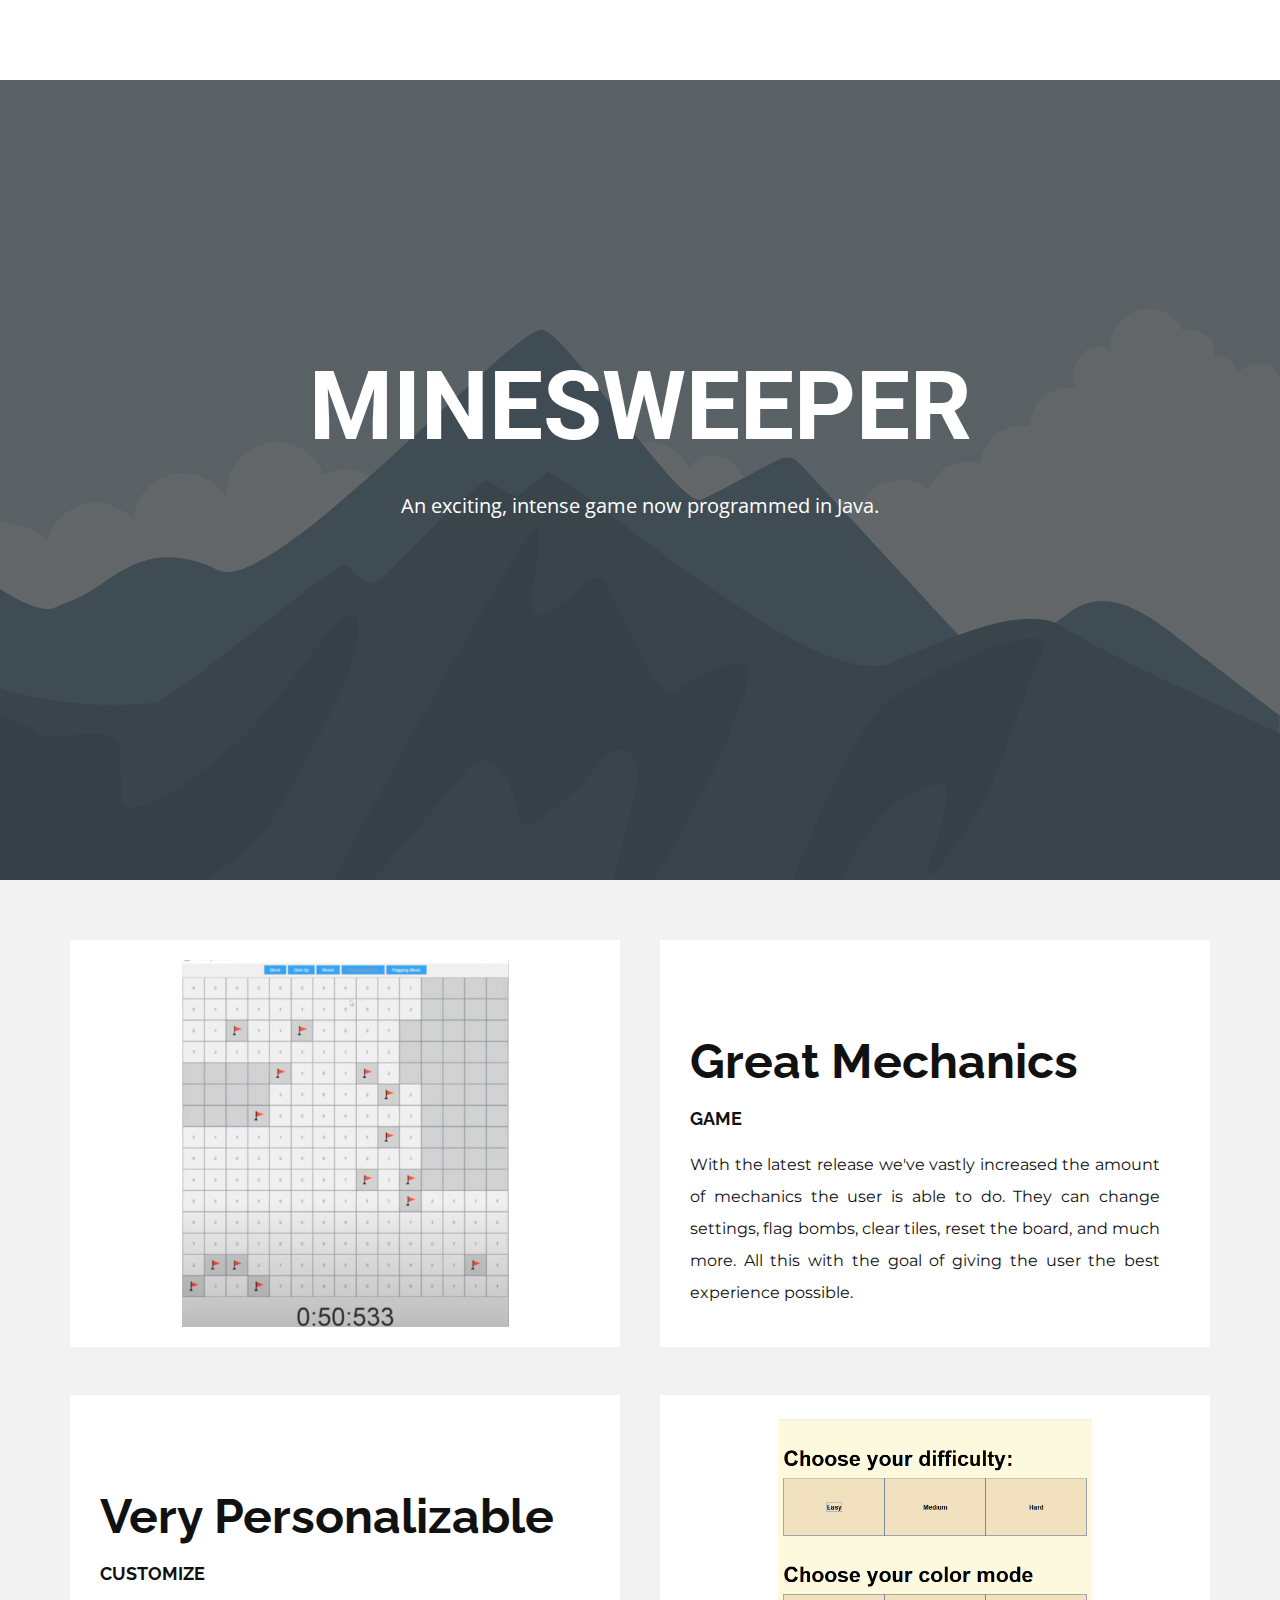
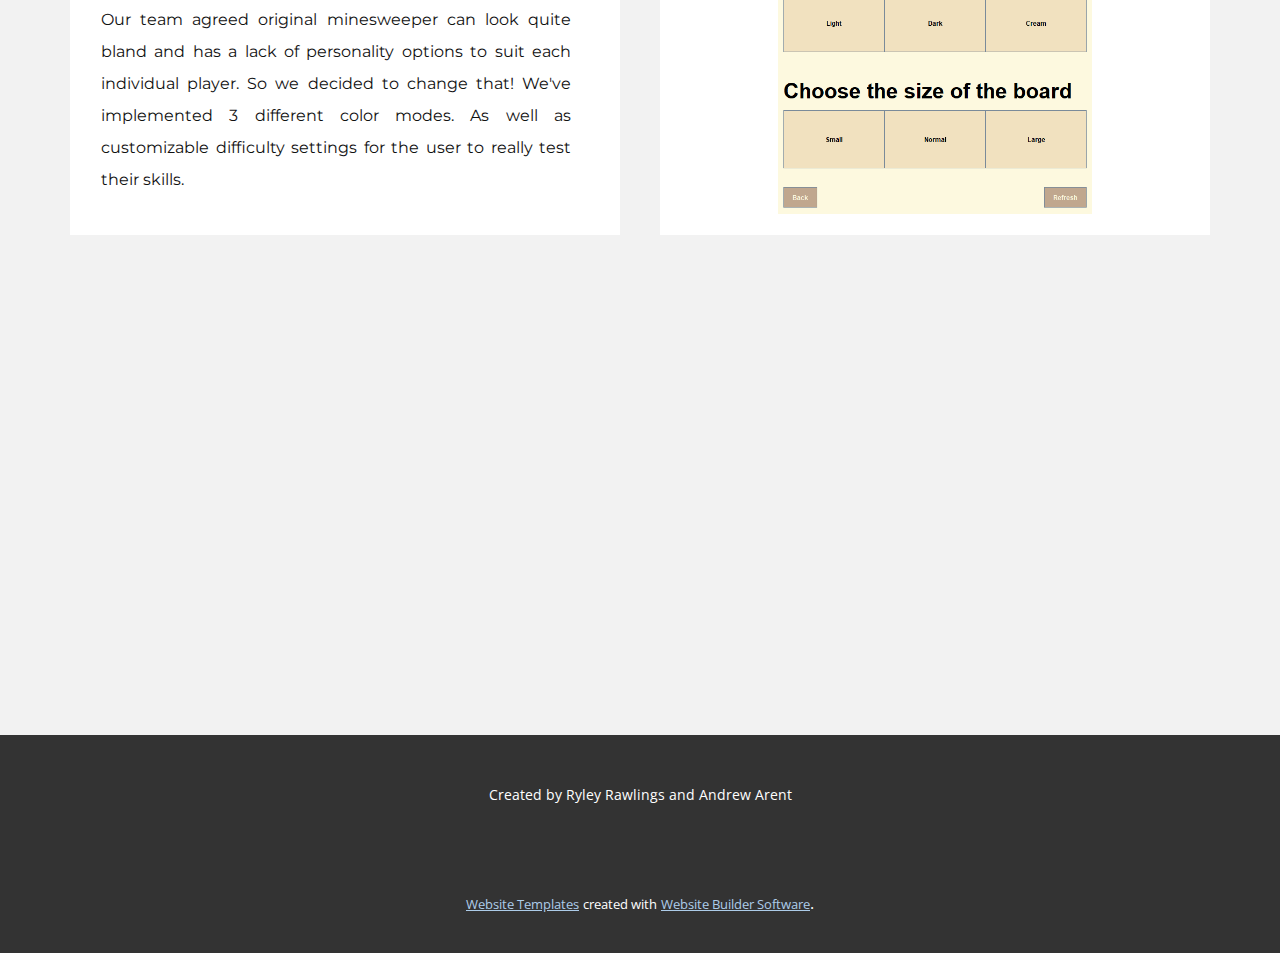
<file: site/index.html>
<!DOCTYPE html>
<html style="font-size: 16px;">
  <head>
    <meta name="viewport" content="width=device-width, initial-scale=1.0">
    <meta charset="utf-8">
    <meta name="keywords" content="INTUITIVE, About Us">
    <meta name="description" content="">
    <meta name="page_type" content="np-template-header-footer-from-plugin">
    <title>Home</title>
    <link rel="stylesheet" href="nicepage.css" media="screen">
<link rel="stylesheet" href="Home.css" media="screen">
    <script class="u-script" type="text/javascript" src="jquery.js" defer=""></script>
    <script class="u-script" type="text/javascript" src="nicepage.js" defer=""></script>
    <meta name="generator" content="Nicepage 4.8.2, nicepage.com">
    <link id="u-theme-google-font" rel="stylesheet" href="https://fonts.googleapis.com/css?family=Roboto:100,100i,300,300i,400,400i,500,500i,700,700i,900,900i|Open+Sans:300,300i,400,400i,500,500i,600,600i,700,700i,800,800i">
    <link id="u-page-google-font" rel="stylesheet" href="https://fonts.googleapis.com/css?family=Raleway:100,100i,200,200i,300,300i,400,400i,500,500i,600,600i,700,700i,800,800i,900,900i|Montserrat:100,100i,200,200i,300,300i,400,400i,500,500i,600,600i,700,700i,800,800i,900,900i">
    
    
    
    <script type="application/ld+json">{
		"@context": "http://schema.org",
		"@type": "Organization",
		"name": ""
}</script>
    <meta name="theme-color" content="#478ac9">
    <meta property="og:title" content="Home">
    <meta property="og:type" content="website">
  </head>
  <body data-home-page="Home.html" data-home-page-title="Home" class="u-body u-xl-mode"><header class="u-clearfix u-header u-header" id="sec-41f3"><div class="u-clearfix u-sheet u-sheet-1"></div></header>
    <section class="u-align-center u-clearfix u-image u-shading u-section-1" src="" data-image-width="256" data-image-height="256" id="sec-eebd">
      <div class="u-clearfix u-sheet u-sheet-1">
        <h1 class="u-text u-text-default u-title u-text-1">MINESWEEPER</h1>
        <p class="u-large-text u-text u-text-default u-text-variant u-text-2">An exciting, intense game now programmed in Java.</p>
      </div>
    </section>
    <section class="u-clearfix u-grey-5 u-section-2" id="carousel_ea95">
      <div class="u-clearfix u-sheet u-sheet-1">
        <div class="u-clearfix u-expanded-width u-gutter-40 u-layout-wrap u-layout-wrap-1">
          <div class="u-layout">
            <div class="u-layout-col">
              <div class="u-size-60">
                <div class="u-layout-row">
                  <div class="u-align-center u-container-style u-layout-cell u-radius-19 u-size-30 u-white u-layout-cell-1">
                    <div class="u-container-layout u-valign-middle u-container-layout-1">
                      <img class="u-image u-image-1" src="images/Screenshot2022-04-19183319.png" data-image-width="935" data-image-height="1091">
                    </div>
                  </div>
                  <div class="u-container-style u-layout-cell u-radius-19 u-shape-round u-size-30 u-white u-layout-cell-2">
                    <div class="u-container-layout u-container-layout-2">
                      <h2 class="u-custom-font u-font-raleway u-text u-text-default u-text-1">Great Mechanics</h2>
                      <h6 class="u-custom-font u-font-raleway u-text u-text-default u-text-2">GAME</h6>
                      <p class="u-align-justify u-custom-font u-font-montserrat u-text u-text-3">With the latest release we've vastly increased the amount of mechanics the user is able to do. They can change settings, flag bombs, clear tiles, reset the board, and much more. All this with the goal of giving the user the best experience possible.</p>
                    </div>
                  </div>
                </div>
              </div>
            </div>
          </div>
        </div>
        <div class="u-clearfix u-expanded-width u-gutter-40 u-layout-wrap u-layout-wrap-2">
          <div class="u-layout">
            <div class="u-layout-col">
              <div class="u-size-60">
                <div class="u-layout-row">
                  <div class="u-container-style u-layout-cell u-radius-19 u-shape-round u-size-30 u-white u-layout-cell-3">
                    <div class="u-container-layout u-container-layout-3">
                      <h2 class="u-custom-font u-font-raleway u-text u-text-default u-text-4">Very Personalizable</h2>
                      <h6 class="u-custom-font u-font-raleway u-text u-text-default u-text-5">CUSTOMIZE</h6>
                      <p class="u-align-justify u-custom-font u-font-montserrat u-text u-text-6"> Our team agreed original minesweeper can look quite bland and has a lack of personality options to suit each individual player. So we decided to change that! We've implemented 3 different color modes. As well as customizable difficulty settings for the user to really test their skills.</p>
                    </div>
                  </div>
                  <div class="u-container-style u-layout-cell u-size-30 u-white u-layout-cell-4">
                    <div class="u-container-layout u-valign-middle u-container-layout-4">
                      <img class="u-image u-image-2" src="images/settingsMenuCream.png" data-image-width="584" data-image-height="792">
                    </div>
                  </div>
                </div>
              </div>
            </div>
          </div>
        </div>
        <div class="u-expanded-width u-list u-list-1">
          <div class="u-repeater u-repeater-1">
            <div class="u-align-center u-container-style u-list-item u-palette-1-base u-repeater-item u-shape-rectangle u-list-item-1" data-animation-name="bounceIn" data-animation-duration="1500" data-animation-direction="Right" data-animation-delay="500">
              <div class="u-container-layout u-similar-container u-container-layout-5">
                <h5 class="u-text u-text-7"> 3 New environments</h5>
                <p class="u-text u-text-8">This new feature is one the team is most excited about. We added a settings menu for the option between so far 3 different environment changes. These include the highly anticipated dark mode. A revamped and modernized light mode. And a brand new, special, cream mode. New environments can be added into the source code quite easily with our genius central code organization technique.</p>
              </div>
            </div>
            <div class="u-align-center u-container-style u-list-item u-palette-1-base u-repeater-item u-shape-rectangle u-list-item-2" data-animation-name="bounceIn" data-animation-duration="1500" data-animation-direction="Right" data-animation-delay="500">
              <div class="u-container-layout u-similar-container u-container-layout-6">
                <h5 class="u-text u-text-9">New Graphical menu</h5>
                <p class="u-text u-text-10"> This newest patch releases a new graphical menu to help the user navigate the different settings and options of our game. This includes new back buttons, refresh buttons, exit buttons, and many more. It really spices up the game and invites the user to play our game. It also leaves them with a desire to come back.</p>
              </div>
            </div>
            <div class="u-align-center u-container-style u-list-item u-palette-1-base u-repeater-item u-shape-rectangle u-list-item-3" data-animation-name="bounceIn" data-animation-duration="1500" data-animation-direction="Right" data-animation-delay="500">
              <div class="u-container-layout u-similar-container u-container-layout-7">
                <h5 class="u-text u-text-11">3 new difficulty parameters</h5>
                <p class="u-text u-text-12"> The team knew that these options were going to be a no-brainer. We understood that each user was going to have different levels of skill so we decided to include multiple options for bomb density, an option for size of the board, and the ability to time themselves to allow users to track their progress and further invite them back to the game each day.</p>
              </div>
            </div>
          </div>
        </div>
      </div>
    </section>
    
    
    <footer class="u-align-center u-clearfix u-footer u-grey-80 u-footer" id="sec-acf9"><div class="u-clearfix u-sheet u-sheet-1">
        <p class="u-small-text u-text u-text-variant u-text-1">Created by Ryley Rawlings and Andrew Arent</p>
      </div></footer>
    <section class="u-backlink u-clearfix u-grey-80">
      <a class="u-link" href="https://nicepage.com/website-templates" target="_blank">
        <span>Website Templates</span>
      </a>
      <p class="u-text">
        <span>created with</span>
      </p>
      <a class="u-link" href="" target="_blank">
        <span>Website Builder Software</span>
      </a>. 
    </section>
  </body>
</html>
</file>
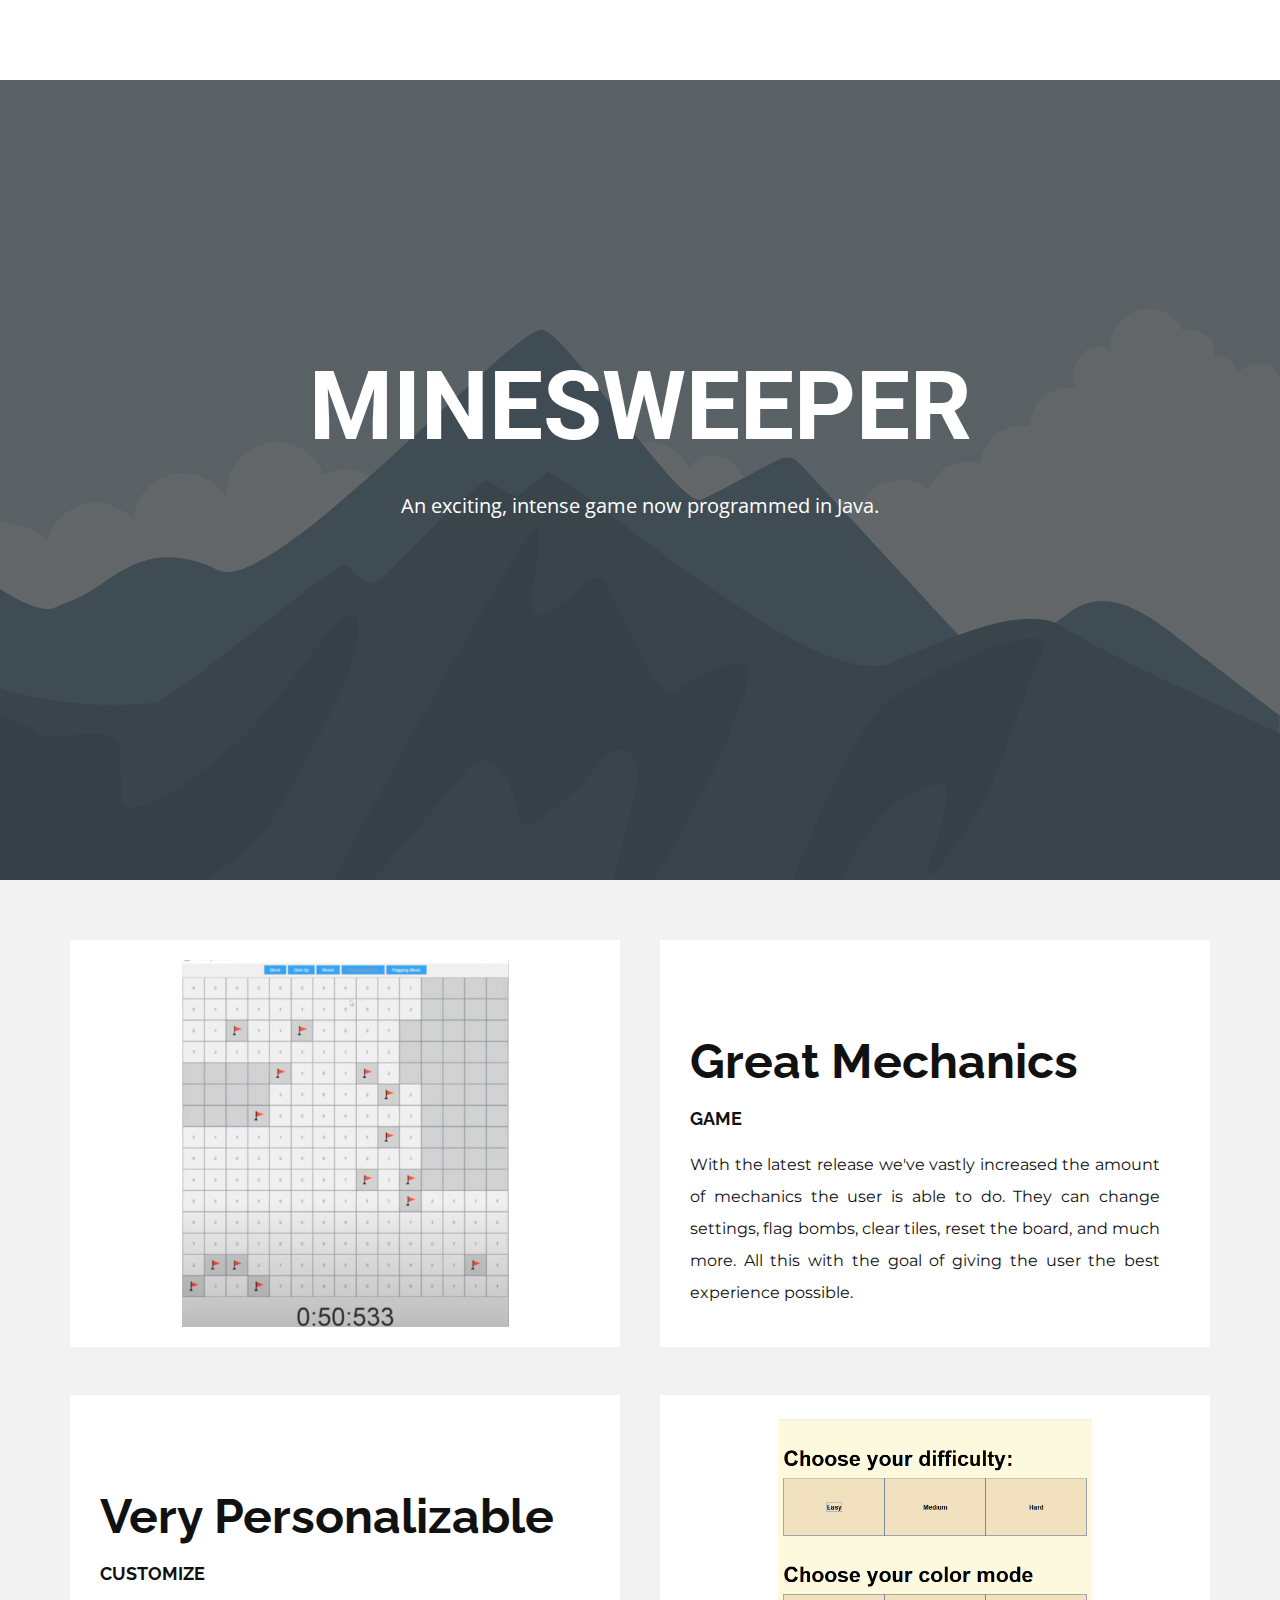
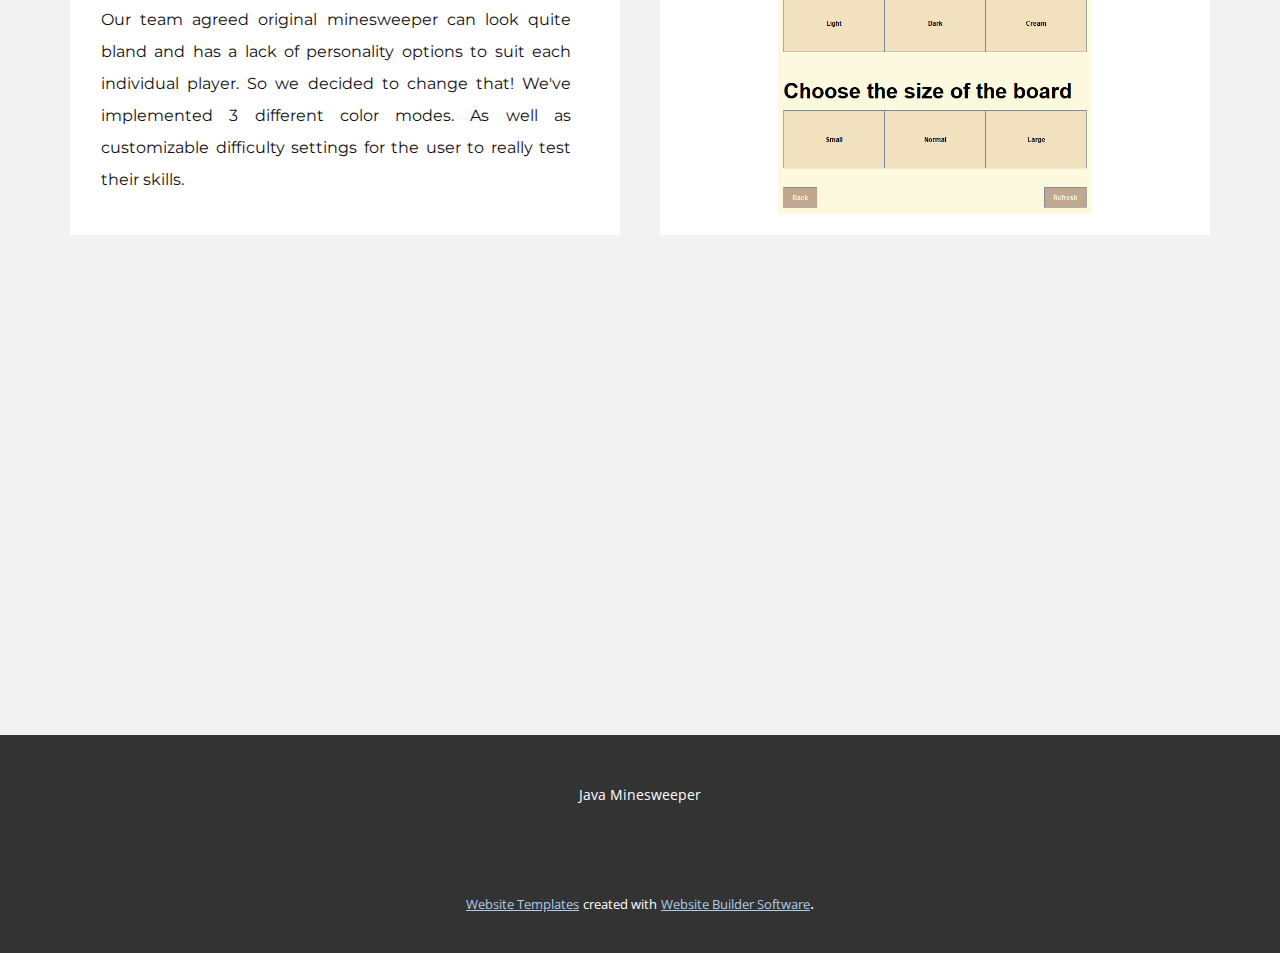
<file: site/Home.html>
<!DOCTYPE html>
<html style="font-size: 16px;">
  <head>
    <meta name="viewport" content="width=device-width, initial-scale=1.0">
    <meta charset="utf-8">
    <meta name="keywords" content="INTUITIVE, About Us">
    <meta name="description" content="">
    <meta name="page_type" content="np-template-header-footer-from-plugin">
    <title>Home</title>
    <link rel="stylesheet" href="nicepage.css" media="screen">
<link rel="stylesheet" href="Home.css" media="screen">
    <script class="u-script" type="text/javascript" src="jquery.js" defer=""></script>
    <script class="u-script" type="text/javascript" src="nicepage.js" defer=""></script>
    <meta name="generator" content="Nicepage 4.8.2, nicepage.com">
    <link id="u-theme-google-font" rel="stylesheet" href="https://fonts.googleapis.com/css?family=Roboto:100,100i,300,300i,400,400i,500,500i,700,700i,900,900i|Open+Sans:300,300i,400,400i,500,500i,600,600i,700,700i,800,800i">
    <link id="u-page-google-font" rel="stylesheet" href="https://fonts.googleapis.com/css?family=Raleway:100,100i,200,200i,300,300i,400,400i,500,500i,600,600i,700,700i,800,800i,900,900i|Montserrat:100,100i,200,200i,300,300i,400,400i,500,500i,600,600i,700,700i,800,800i,900,900i">
    
    
    
    <script type="application/ld+json">{
		"@context": "http://schema.org",
		"@type": "Organization",
		"name": ""
}</script>
    <meta name="theme-color" content="#478ac9">
    <meta property="og:title" content="Home">
    <meta property="og:type" content="website">
  </head>
  <body class="u-body u-xl-mode"><header class="u-clearfix u-header u-header" id="sec-41f3"><div class="u-clearfix u-sheet u-sheet-1"></div></header>
    <section class="u-align-center u-clearfix u-image u-shading u-section-1" src="" data-image-width="256" data-image-height="256" id="sec-eebd">
      <div class="u-clearfix u-sheet u-sheet-1">
        <h1 class="u-text u-text-default u-title u-text-1">MINESWEEPER</h1>
        <p class="u-large-text u-text u-text-default u-text-variant u-text-2">An exciting, intense game now programmed in Java.</p>
      </div>
    </section>
    <section class="u-clearfix u-grey-5 u-section-2" id="carousel_ea95">
      <div class="u-clearfix u-sheet u-sheet-1">
        <div class="u-clearfix u-expanded-width u-gutter-40 u-layout-wrap u-layout-wrap-1">
          <div class="u-layout">
            <div class="u-layout-col">
              <div class="u-size-60">
                <div class="u-layout-row">
                  <div class="u-align-center u-container-style u-layout-cell u-radius-19 u-size-30 u-white u-layout-cell-1">
                    <div class="u-container-layout u-valign-middle u-container-layout-1">
                      <img class="u-image u-image-1" src="images/Screenshot2022-04-19183319.png" data-image-width="935" data-image-height="1091">
                    </div>
                  </div>
                  <div class="u-container-style u-layout-cell u-radius-19 u-shape-round u-size-30 u-white u-layout-cell-2">
                    <div class="u-container-layout u-container-layout-2">
                      <h2 class="u-custom-font u-font-raleway u-text u-text-default u-text-1">Great Mechanics</h2>
                      <h6 class="u-custom-font u-font-raleway u-text u-text-default u-text-2">GAME</h6>
                      <p class="u-align-justify u-custom-font u-font-montserrat u-text u-text-3">With the latest release we've vastly increased the amount of mechanics the user is able to do. They can change settings, flag bombs, clear tiles, reset the board, and much more. All this with the goal of giving the user the best experience possible.</p>
                    </div>
                  </div>
                </div>
              </div>
            </div>
          </div>
        </div>
        <div class="u-clearfix u-expanded-width u-gutter-40 u-layout-wrap u-layout-wrap-2">
          <div class="u-layout">
            <div class="u-layout-col">
              <div class="u-size-60">
                <div class="u-layout-row">
                  <div class="u-container-style u-layout-cell u-radius-19 u-shape-round u-size-30 u-white u-layout-cell-3">
                    <div class="u-container-layout u-container-layout-3">
                      <h2 class="u-custom-font u-font-raleway u-text u-text-default u-text-4">Very Personalizable</h2>
                      <h6 class="u-custom-font u-font-raleway u-text u-text-default u-text-5">CUSTOMIZE</h6>
                      <p class="u-align-justify u-custom-font u-font-montserrat u-text u-text-6"> Our team agreed original minesweeper can look quite bland and has a lack of personality options to suit each individual player. So we decided to change that! We've implemented 3 different color modes. As well as customizable difficulty settings for the user to really test their skills.</p>
                    </div>
                  </div>
                  <div class="u-container-style u-layout-cell u-size-30 u-white u-layout-cell-4">
                    <div class="u-container-layout u-valign-middle u-container-layout-4">
                      <img class="u-image u-image-2" src="images/settingsMenuCream.png" data-image-width="584" data-image-height="792">
                    </div>
                  </div>
                </div>
              </div>
            </div>
          </div>
        </div>
        <div class="u-expanded-width u-list u-list-1">
          <div class="u-repeater u-repeater-1">
            <div class="u-align-center u-container-style u-list-item u-palette-1-base u-repeater-item u-shape-rectangle u-list-item-1" data-animation-name="bounceIn" data-animation-duration="1500" data-animation-direction="Right" data-animation-delay="500">
              <div class="u-container-layout u-similar-container u-container-layout-5">
                <h5 class="u-text u-text-7"> 3 New environments</h5>
                <p class="u-text u-text-8">This new feature is one the team is most excited about. We added a settings menu for the option between so far 3 different environment changes. These include the highly anticipated dark mode. A revamped and modernized light mode. And a brand new, special, cream mode. New environments can be added into the source code quite easily with our genius central code organization technique.</p>
              </div>
            </div>
            <div class="u-align-center u-container-style u-list-item u-palette-1-base u-repeater-item u-shape-rectangle u-list-item-2" data-animation-name="bounceIn" data-animation-duration="1500" data-animation-direction="Right" data-animation-delay="500">
              <div class="u-container-layout u-similar-container u-container-layout-6">
                <h5 class="u-text u-text-9">New Graphical menu</h5>
                <p class="u-text u-text-10"> This newest patch releases a new graphical menu to help the user navigate the different settings and options of our game. This includes new back buttons, refresh buttons, exit buttons, and many more. It really spices up the game and invites the user to play our game. It also leaves them with a desire to come back.</p>
              </div>
            </div>
            <div class="u-align-center u-container-style u-list-item u-palette-1-base u-repeater-item u-shape-rectangle u-list-item-3" data-animation-name="bounceIn" data-animation-duration="1500" data-animation-direction="Right" data-animation-delay="500">
              <div class="u-container-layout u-similar-container u-container-layout-7">
                <h5 class="u-text u-text-11">3 new difficulty parameters</h5>
                <p class="u-text u-text-12"> The team knew that these options were going to be a no-brainer. We understood that each user was going to have different levels of skill so we decided to include multiple options for bomb density, an option for size of the board, and the ability to time themselves to allow users to track their progress and further invite them back to the game each day.</p>
              </div>
            </div>
          </div>
        </div>
      </div>
    </section>
    
    
    <footer class="u-align-center u-clearfix u-footer u-grey-80 u-footer" id="sec-acf9"><div class="u-clearfix u-sheet u-sheet-1">
        <p class="u-small-text u-text u-text-variant u-text-1">Java Minesweeper</p>
      </div></footer>
    <section class="u-backlink u-clearfix u-grey-80">
      <a class="u-link" href="https://nicepage.com/website-templates" target="_blank">
        <span>Website Templates</span>
      </a>
      <p class="u-text">
        <span>created with</span>
      </p>
      <a class="u-link" href="" target="_blank">
        <span>Website Builder Software</span>
      </a>. 
    </section>
  </body>
</html>
</file>
